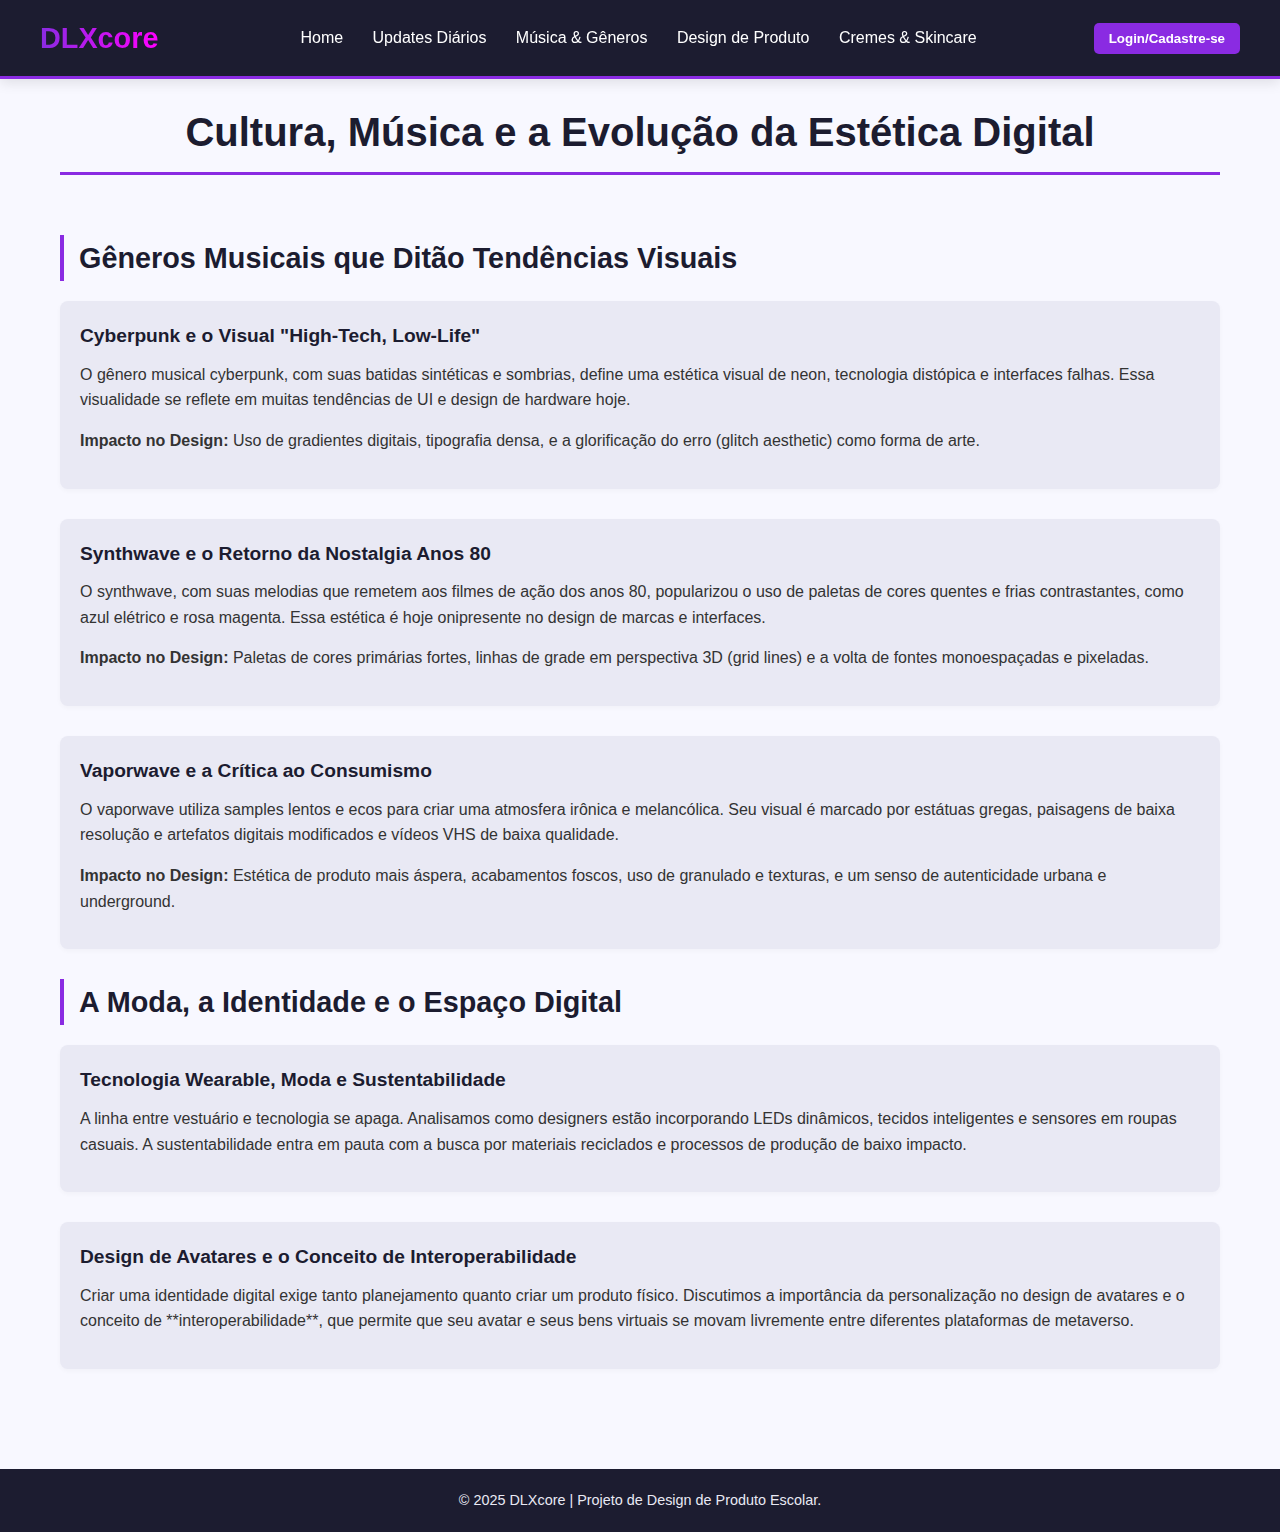
<file: cultura.html>
<!DOCTYPE html>
<html lang="pt-BR">
<head>
    <meta charset="UTF-8">
    <meta name="viewport" content="width=device-width, initial-scale=1.0">
    <title>Cultura e Gêneros - DLXcore</title>
    <link rel="stylesheet" href="style.css">
</head>
<body>

    <header>
        <div class="logo"><h1>DLXcore</h1></div>
        <nav>
            <a href="index.html">Home</a>
            <a href="news.html">Updates Diários</a>
            <a href="cultura.html">Música & Gêneros</a>
            <a href="design.html">Design de Produto</a>
            <a href="cremes.html">Cremes & Skincare</a> 
            <a href="profile.html" id="nav-profile-link" style="display: none;">Meu Perfil</a>
        </nav>
        <div class="user-profile">
            <span id="username-display" style="display: none;"></span>
            <button class="login-btn" id="login-button">Login/Cadastre-se</button>
        </div>
    </header>

    <main>
        <h2>Cultura, Música e a Evolução da Estética Digital</h2>

        <section class="cultura-trends">
            <h3>Gêneros Musicais que Ditão Tendências Visuais</h3>
            
            <div class="cultura-info">
                <h4>Cyberpunk e o Visual "High-Tech, Low-Life"</h4>
                <p>O gênero musical cyberpunk, com suas batidas sintéticas e sombrias, define uma estética visual de neon, tecnologia distópica e interfaces falhas. Essa visualidade se reflete em muitas tendências de UI e design de hardware hoje.</p>
                <p><strong>Impacto no Design:</strong> Uso de gradientes digitais, tipografia densa, e a glorificação do erro (glitch aesthetic) como forma de arte.</p>
            </div>
            
            <div class="cultura-info">
                <h4>Synthwave e o Retorno da Nostalgia Anos 80</h4>
                <p>O synthwave, com suas melodias que remetem aos filmes de ação dos anos 80, popularizou o uso de paletas de cores quentes e frias contrastantes, como azul elétrico e rosa magenta. Essa estética é hoje onipresente no design de marcas e interfaces.</p>
                <p><strong>Impacto no Design:</strong> Paletas de cores primárias fortes, linhas de grade em perspectiva 3D (grid lines) e a volta de fontes monoespaçadas e pixeladas.</p>
            </div>

            <div class="cultura-info">
                <h4>Vaporwave e a Crítica ao Consumismo</h4>
                <p>O vaporwave utiliza samples lentos e ecos para criar uma atmosfera irônica e melancólica. Seu visual é marcado por estátuas gregas, paisagens de baixa resolução e artefatos digitais modificados e vídeos VHS de baixa qualidade.</p>
                <p><strong>Impacto no Design:</strong> Estética de produto mais áspera, acabamentos foscos, uso de granulado e texturas, e um senso de autenticidade urbana e underground.</p>
            </div>
        </section>

        <section class="cultura-trends">
            <h3>A Moda, a Identidade e o Espaço Digital</h3>
            
            <div class="cultura-info">
                <h4>Tecnologia Wearable, Moda e Sustentabilidade</h4>
                <p>A linha entre vestuário e tecnologia se apaga. Analisamos como designers estão incorporando LEDs dinâmicos, tecidos inteligentes e sensores em roupas casuais. A sustentabilidade entra em pauta com a busca por materiais reciclados e processos de produção de baixo impacto.</p>
            </div>
            
            <div class="cultura-info">
                <h4>Design de Avatares e o Conceito de Interoperabilidade</h4>
                <p>Criar uma identidade digital exige tanto planejamento quanto criar um produto físico. Discutimos a importância da personalização no design de avatares e o conceito de **interoperabilidade**, que permite que seu avatar e seus bens virtuais se movam livremente entre diferentes plataformas de metaverso.</p>
            </div>
        </section>

    </main>

    <footer>
        &copy; 2025 DLXcore | Projeto de Design de Produto Escolar.
    </footer>
    <script src="script.js"></script>
</body>
</html>
</file>
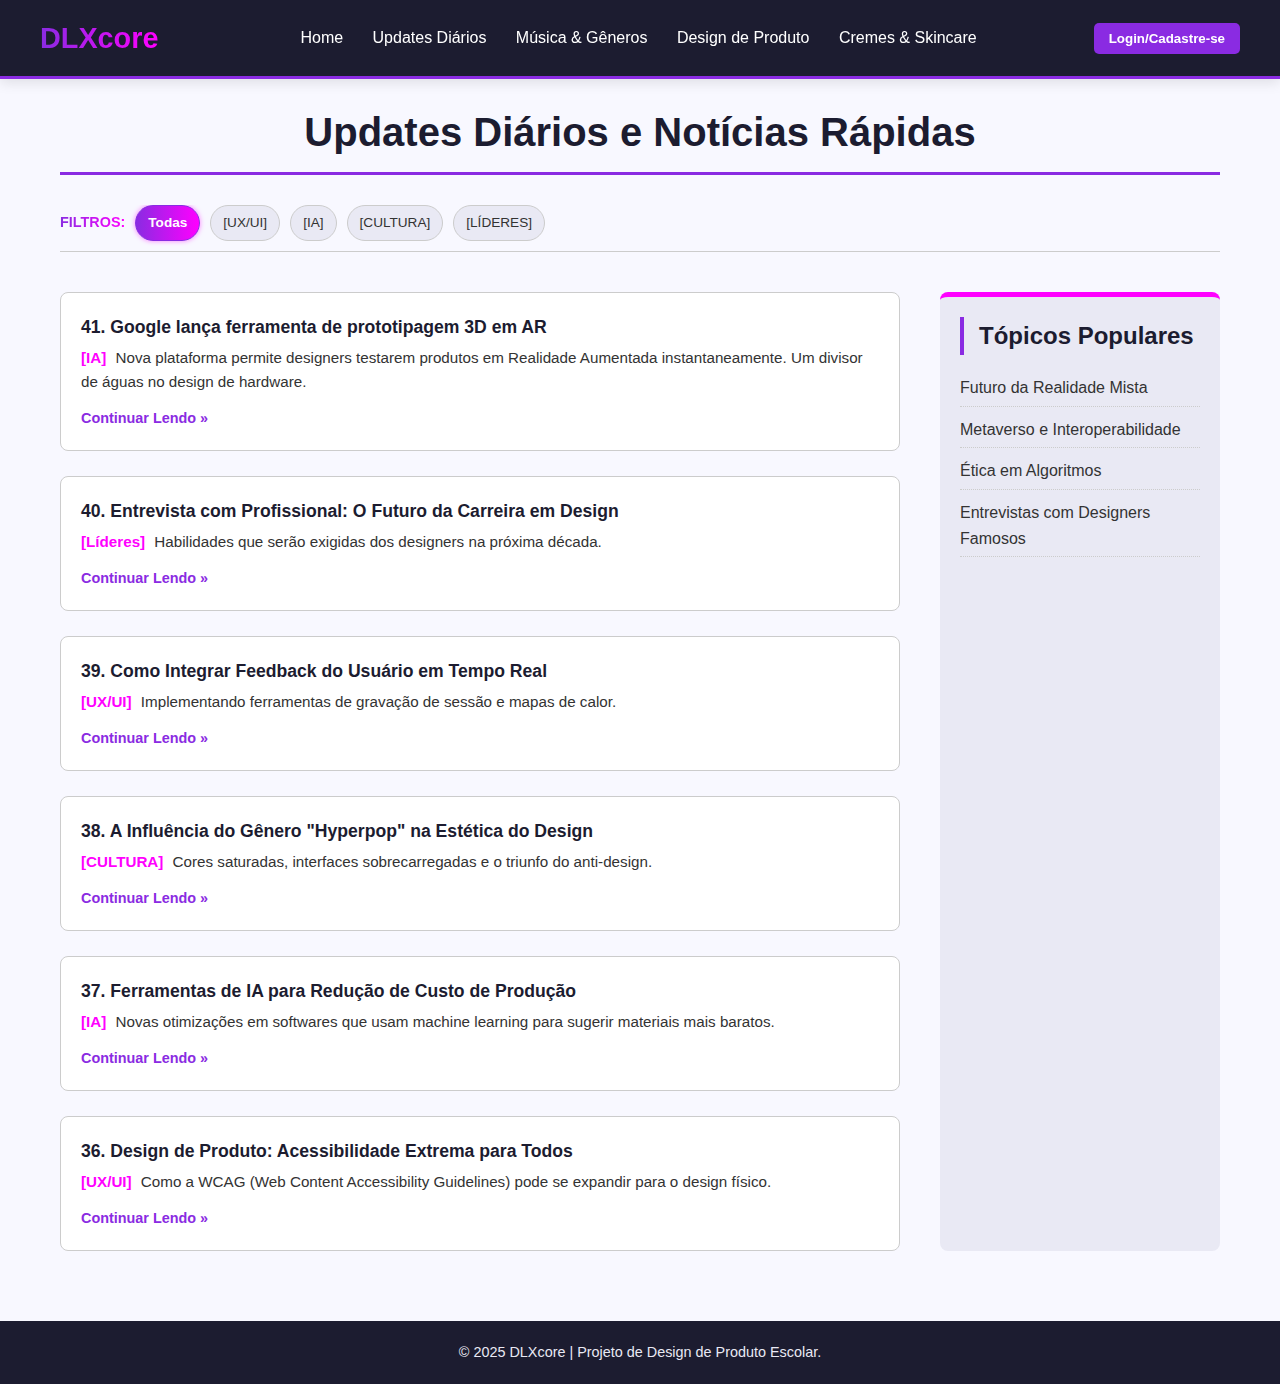
<file: news.html>
<!DOCTYPE html>
<html lang="pt-BR">
<head>
    <meta charset="UTF-8">
    <meta name="viewport" content="width=device-width, initial-scale=1.0">
    <title>Updates Diários - DLXcore</title>
    <link rel="stylesheet" href="style.css">
</head>
<body>

    <header>
        <div class="logo"><h1>DLXcore</h1></div>
        <nav>
            <a href="index.html">Home</a>
            <a href="news.html">Updates Diários</a>
            <a href="cultura.html">Música & Gêneros</a>
            <a href="design.html">Design de Produto</a>
            <a href="cremes.html">Cremes & Skincare</a> 
            <a href="profile.html" id="nav-profile-link" style="display: none;">Meu Perfil</a>
        </nav>
        <div class="user-profile">
            <span id="username-display" style="display: none;"></span>
            <button class="login-btn" id="login-button">Login/Cadastre-se</button>
        </div>
    </header>

    <main>
        <h2>Updates Diários e Notícias Rápidas</h2>

        <div class="filter-bar-container">
            <span class="filter-label">Filtros:</span>
            <div class="filter-tag active">Todas</div>
            <div class="filter-tag">[UX/UI]</div>
            <div class="filter-tag">[IA]</div>
            <div class="filter-tag">[CULTURA]</div>
            <div class="filter-tag">[LÍDERES]</div>
        </div>

        <div class="news-feed-container">
            <section class="news-feed">
                
                <div class="daily-update-card">
                    <h4>41. Google lança ferramenta de prototipagem 3D em AR</h4>
                    <p><span>[IA]</span> Nova plataforma permite designers testarem produtos em Realidade Aumentada instantaneamente. Um divisor de águas no design de hardware.</p>
                    <a href="design.html" class="news-link">Continuar Lendo »</a>
                </div>
                
                <div class="daily-update-card">
                    <h4>40. Entrevista com Profissional: O Futuro da Carreira em Design</h4>
                    <p><span>[Líderes]</span> Habilidades que serão exigidas dos designers na próxima década.</p>
                    <a href="design.html" class="news-link">Continuar Lendo »</a>
                </div>
                
                <div class="daily-update-card">
                    <h4>39. Como Integrar Feedback do Usuário em Tempo Real</h4>
                    <p><span>[UX/UI]</span> Implementando ferramentas de gravação de sessão e mapas de calor.</p>
                    <a href="design.html" class="news-link">Continuar Lendo »</a>
                </div>

                <div class="daily-update-card">
                    <h4>38. A Influência do Gênero "Hyperpop" na Estética do Design</h4>
                    <p><span>[CULTURA]</span> Cores saturadas, interfaces sobrecarregadas e o triunfo do anti-design.</p>
                    <a href="cultura.html" class="news-link">Continuar Lendo »</a>
                </div>
                
                <div class="daily-update-card">
                    <h4>37. Ferramentas de IA para Redução de Custo de Produção</h4>
                    <p><span>[IA]</span> Novas otimizações em softwares que usam machine learning para sugerir materiais mais baratos.</p>
                    <a href="design.html" class="news-link">Continuar Lendo »</a>
                </div>

                <div class="daily-update-card">
                    <h4>36. Design de Produto: Acessibilidade Extrema para Todos</h4>
                    <p><span>[UX/UI]</span> Como a WCAG (Web Content Accessibility Guidelines) pode se expandir para o design físico.</p>
                    <a href="design.html" class="news-link">Continuar Lendo »</a>
                </div>
                
            </section>
            
            <aside class="sidebar">
                <h3>Tópicos Populares</h3>
                <ul>
                    <li><a href="design.html">Futuro da Realidade Mista</a></li>
                    <li><a href="design.html">Metaverso e Interoperabilidade</a></li>
                    <li><a href="design.html">Ética em Algoritmos</a></li>
                    <li><a href="design.html">Entrevistas com Designers Famosos</a></li>
                </ul>
            </aside>
        </div>
    </main>

    <footer>
        &copy; 2025 DLXcore | Projeto de Design de Produto Escolar.
    </footer>
    <script src="script.js"></script>
</body>
</html>
</file>
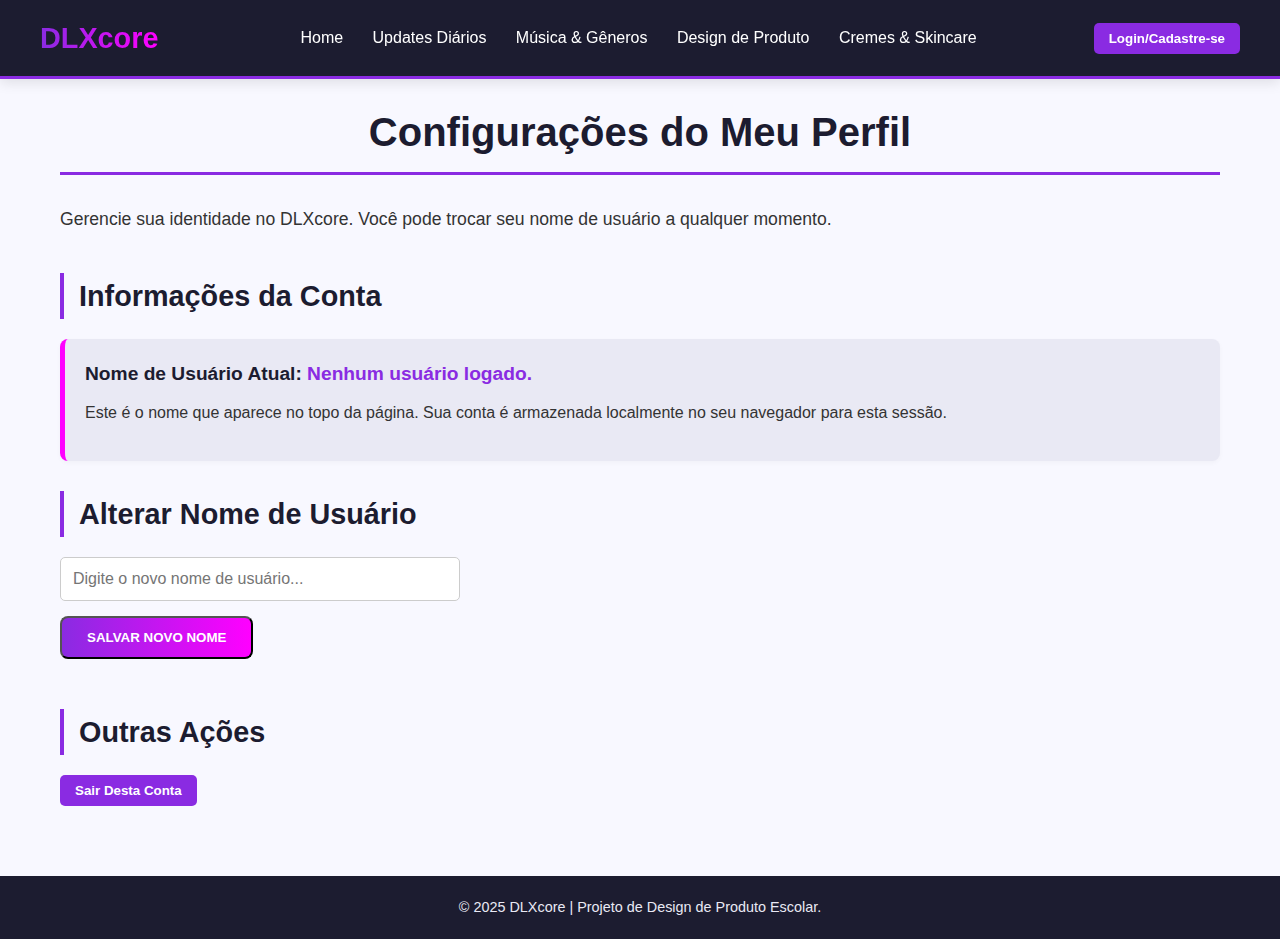
<file: profile.html>
<!DOCTYPE html>
<html lang="pt-BR">
<head>
    <meta charset="UTF-8">
    <meta name="viewport" content="width=device-width, initial-scale=1.0">
    <title>Meu Perfil - DLXcore</title>
    <link rel="stylesheet" href="style.css"> 
</head>
<body>

    <header>
        <div class="logo"><h1>DLXcore</h1></div>
        <nav>
            <a href="index.html">Home</a>
            <a href="news.html">Updates Diários</a>
            <a href="cultura.html">Música & Gêneros</a>
            <a href="design.html">Design de Produto</a>
            <a href="cremes.html">Cremes & Skincare</a> 
            <a href="profile.html" id="nav-profile-link" style="display: none;">Meu Perfil</a>
        </nav>
        <div class="user-profile">
            <span id="username-display" style="display: none;"></span>
            <button class="login-btn" id="login-button">Login/Cadastre-se</button>
        </div>
    </header>

    <main>
        <h2>Configurações do Meu Perfil</h2>
        
        <p style="color: var(--cor-texto-claro); font-size: 1.1em; margin-bottom: 40px;">
            Gerencie sua identidade no DLXcore. Você pode trocar seu nome de usuário a qualquer momento.
        </p>

        <section class="profile-info">
            <h3>Informações da Conta</h3>
            <div class="cultura-info" style="border-left: 5px solid var(--cor-secundaria);">
                <h4>Nome de Usuário Atual: <span id="current-username-text" style="color: var(--cor-primaria); font-weight: bold;">(Não Logado)</span></h4>
                <p>Este é o nome que aparece no topo da página. Sua conta é armazenada localmente no seu navegador para esta sessão.</p>
            </div>
        </section>

        <section class="username-change">
            <h3>Alterar Nome de Usuário</h3>
            <div class="username-change-form">
                <input 
                    type="text" 
                    id="new-username-input" 
                    placeholder="Digite o novo nome de usuário..." 
                    style="
                        padding: 12px; 
                        width: 100%; 
                        max-width: 400px; 
                        border: 1px solid var(--cor-bordas); 
                        border-radius: 5px; 
                        margin-right: 15px;
                        background-color: #ffffff;
                        color: var(--cor-texto-escuro);
                        font-size: 1em;
                    "
                >
                <button 
                    class="cta-button" 
                    id="save-username-button"
                    style="margin-top: 15px; display: block;"
                >Salvar Novo Nome</button>
                <p id="feedback-message" style="color: var(--cor-primaria); margin-top: 10px; display: none;">Nome atualizado com sucesso!</p>
            </div>
        </section>
        
        <section class="action-section" style="margin-top: 50px;">
            <h3>Outras Ações</h3>
            <button class="login-btn logged-in" id="profile-logout-button">Sair Desta Conta</button>
        </section>

    </main>

    <footer>
        &copy; 2025 DLXcore | Projeto de Design de Produto Escolar.
    </footer>
    <script src="script.js"></script>
</body>
</html>
</file>
<file: style.css>
/* PALETA DE CORES E RESET (ROXO DEGRADÊ, BRANCO E DETALHES PRETOS) */
:root {
    /* Base Clara e Escura */
    --cor-fundo-claro: #f8f8ff; /* Fundo principal: Branco Off-White */
    --cor-fundo-secundaria: #e9e9f4; /* Seções e Cards: Cinza Azulado Leve */
    --cor-texto-escuro: #1c1c30; /* Texto principal e títulos: Azul Escuro */
    --cor-texto-claro: #333333; /* Texto secundário, parágrafos: Preto/Cinza Escuro */
    --cor-bordas: #cccccc; /* Linhas finas e bordas */

    /* Paleta de Destaque (ROXO/MAGENTA) */
    --cor-primaria: #8a2be2; /* Violeta/Roxo (Links, Foco) */
    --cor-secundaria: #ff00ff; /* Magenta (Hover/Destaque Vívido) */
    
    /* Degradê de Destaque */
    --gradiente-foco: linear-gradient(90deg, #8a2be2 0%, #ff00ff 100%);
    --gradiente-suave: linear-gradient(135deg, rgba(138, 43, 226, 0.1) 0%, rgba(255, 0, 255, 0.1) 100%);
}

/* Reset Básico */
* {
    margin: 0;
    padding: 0;
    box-sizing: border-box;
}

body {
    font-family: -apple-system, BlinkMacSystemFont, 'Segoe UI', Roboto, Helvetica, Arial, sans-serif;
    line-height: 1.6;
    color: var(--cor-texto-claro);
    background-color: var(--cor-fundo-claro);
}

main {
    max-width: 1200px;
    margin: 0 auto;
    padding: 20px;
    padding-top: 100px; /* Espaço para o header fixo */
}

/* --- HEADER / NAVEGAÇÃO --- */
header {
    background-color: var(--cor-texto-escuro);
    color: #ffffff;
    padding: 15px 40px;
    display: flex;
    justify-content: space-between;
    align-items: center;
    position: fixed;
    top: 0;
    left: 0;
    width: 100%;
    z-index: 1000;
    box-shadow: 0 4px 12px rgba(0, 0, 0, 0.1);
    border-bottom: 3px solid var(--cor-primaria);
}

header h1 {
    font-size: 1.8em;
    /* Efeito de texto com degradê */
    background-image: var(--gradiente-foco);
    -webkit-background-clip: text;
    -webkit-text-fill-color: transparent;
}

nav a {
    color: #ffffff;
    text-decoration: none;
    margin-left: 25px;
    padding: 5px 0;
    font-weight: 500;
    transition: color 0.3s, border-bottom 0.3s;
}

nav a:hover {
    color: var(--cor-secundaria);
    border-bottom: 2px solid var(--cor-secundaria);
}

/* Estilo do botão de login/perfil */
.login-btn {
    background-color: var(--cor-primaria);
    color: #ffffff;
    border: none;
    padding: 8px 15px;
    border-radius: 5px;
    cursor: pointer;
    font-weight: bold;
    transition: background-color 0.3s, transform 0.2s;
}

.login-btn:hover {
    background-color: var(--cor-secundaria);
    transform: scale(1.05);
}

#username-display {
    color: var(--cor-secundaria);
    margin-right: 15px;
    font-weight: 600;
}

/* --- SEÇÕES GERAIS / TIPOGRAFIA --- */
h2 {
    font-size: 2.5em;
    color: var(--cor-texto-escuro);
    margin-bottom: 30px;
    text-align: center;
    border-bottom: 3px solid var(--cor-primaria);
    display: inline-block;
    padding-bottom: 8px;
    width: 100%;
}

h3 {
    font-size: 1.8em;
    color: var(--cor-texto-escuro);
    margin-top: 30px;
    margin-bottom: 20px;
    /* Detalhe Vertical com Degradê */
    border-left: 4px solid var(--cor-primaria);
    padding-left: 15px;
}

p {
    margin-bottom: 15px;
}

.cta-button {
    display: inline-block;
    background: var(--gradiente-foco);
    color: #ffffff;
    text-decoration: none;
    padding: 12px 25px;
    border-radius: 8px;
    font-weight: bold;
    text-transform: uppercase;
    transition: opacity 0.3s, transform 0.3s;
    margin-top: 20px;
}

.cta-button:hover {
    opacity: 0.9;
    transform: translateY(-2px);
}

/* --- HOME HERO (index.html) --- */
.hero {
    background: var(--gradiente-suave);
    padding: 60px;
    border-radius: 15px;
    text-align: center;
    margin-bottom: 50px;
    border: 1px solid rgba(138, 43, 226, 0.2);
}

.hero h2 {
    font-size: 3em;
    border: none;
    margin-bottom: 10px;
}

.hero p {
    font-size: 1.2em;
    max-width: 800px;
    margin: 0 auto 20px;
    color: var(--cor-texto-escuro);
}

/* --- SEÇÕES DE CONTEÚDO (Visual e Missão) --- */
.missao-e-visual {
    display: flex;
    gap: 40px;
    margin-bottom: 50px;
    align-items: flex-start;
    flex-wrap: wrap;
}

.missao-container {
    flex: 2;
    min-width: 300px;
}

.visual-destaque {
    flex: 1;
    min-width: 250px;
    text-align: center;
}

.visual-img {
    width: 100%;
    max-width: 400px; 
    height: auto;
    border-radius: 10px;
    box-shadow: 0 10px 20px rgba(0, 0, 0, 0.1);
}

.img-caption {
    font-style: italic;
    font-size: 0.9em;
    color: var(--cor-texto-claro);
    margin-top: 10px;
}

/* --- DESTAQUES (index.html) --- */
.destaques-grid {
    display: grid;
    grid-template-columns: repeat(auto-fit, minmax(280px, 1fr));
    gap: 30px;
}

.destaque-card {
    background-color: #ffffff;
    padding: 25px;
    border-radius: 10px;
    box-shadow: 0 5px 15px rgba(0, 0, 0, 0.05);
    border-left: 5px solid var(--cor-primaria);
    transition: transform 0.3s, box-shadow 0.3s;
}

.destaque-card:hover {
    transform: translateY(-5px);
    box-shadow: 0 8px 20px rgba(138, 43, 226, 0.1);
}

.destaque-card h4 {
    color: var(--cor-texto-escuro);
    font-size: 1.2em;
    margin-bottom: 10px;
    min-height: 50px;
}

.destaque-card a {
    color: var(--cor-primaria);
    text-decoration: none;
    font-weight: bold;
    display: inline-block;
    margin-top: 15px;
}

.tag-label {
    display: block;
    color: var(--cor-secundaria);
    font-size: 0.8em;
    font-weight: bold;
    margin-bottom: 5px;
}

/* --- SECTION GERAL DE CONTEÚDO (news, cultura, design) --- */
.cultura-info {
    padding: 20px;
    border-radius: 8px;
    background-color: var(--cor-fundo-secundaria);
    margin-bottom: 30px;
    box-shadow: 0 2px 5px rgba(0, 0, 0, 0.03);
}

.cultura-info h4 {
    color: var(--cor-texto-escuro);
    font-size: 1.2em;
    margin-top: 0;
    margin-bottom: 10px;
    border: none;
    padding: 0;
}

/* --- LAYOUT DE GRID PARA design.html e cremes.html --- */
.design-grid {
    display: grid;
    grid-template-columns: repeat(auto-fit, minmax(250px, 1fr));
    gap: 30px;
    margin-top: 30px;
    margin-bottom: 50px;
}

.design-card {
    background-color: #ffffff;
    padding: 25px;
    border-radius: 10px;
    box-shadow: 0 5px 15px rgba(0, 0, 0, 0.05);
    border-bottom: 4px solid var(--cor-secundaria);
    transition: transform 0.3s, box-shadow 0.3s;
}

.design-card:hover {
    transform: translateY(-3px);
    box-shadow: 0 8px 25px rgba(255, 0, 255, 0.1);
}

.design-card h4 {
    color: var(--cor-primaria);
    font-size: 1.1em;
    margin-bottom: 10px;
}


/* --- SEÇÃO DE NEWS E SIDEBAR (news.html) --- */
.news-feed-container {
    display: grid;
    grid-template-columns: 3fr 1fr; 
    gap: 40px;
    margin-top: 30px;
}

.news-feed {
    display: flex;
    flex-direction: column;
    gap: 25px;
}

.daily-update-card {
    background-color: #ffffff;
    padding: 20px;
    border-radius: 8px;
    border: 1px solid var(--cor-bordas);
    transition: box-shadow 0.3s;
}

.daily-update-card:hover {
    box-shadow: 0 4px 15px rgba(138, 43, 226, 0.1);
}

.daily-update-card h4 {
    color: var(--cor-texto-escuro);
    font-size: 1.1em;
    margin-bottom: 5px;
}

.daily-update-card p {
    font-size: 0.95em;
    color: var(--cor-texto-claro);
    margin-bottom: 10px;
}

.daily-update-card span {
    color: var(--cor-secundaria);
    font-weight: bold;
    margin-right: 5px;
}

.news-link {
    color: var(--cor-primaria);
    text-decoration: none;
    font-weight: bold;
    font-size: 0.9em;
}

.sidebar {
    background-color: var(--cor-fundo-secundaria);
    padding: 20px;
    border-radius: 8px;
    border-top: 5px solid var(--cor-secundaria);
}

.sidebar h3 {
    margin-top: 0;
    font-size: 1.5em;
    color: var(--cor-texto-escuro);
}

.sidebar ul {
    list-style: none;
    padding: 0;
}

.sidebar li {
    margin-bottom: 10px;
    border-bottom: 1px dotted var(--cor-bordas);
    padding-bottom: 5px;
}

.sidebar a {
    color: var(--cor-texto-claro);
    text-decoration: none;
    transition: color 0.2s;
}

.sidebar a:hover {
    color: var(--cor-primaria);
}

.filter-bar-container {
    display: flex;
    gap: 10px;
    margin-bottom: 40px;
    align-items: center;
    overflow-x: auto;
    padding-bottom: 10px;
    border-bottom: 1px solid var(--cor-bordas);
}

.filter-label {
    flex-shrink: 0; 
    font-weight: bold;
    font-size: 0.9em;
    text-transform: uppercase;
    background-image: var(--gradiente-foco);
    -webkit-background-clip: text;
    -webkit-text-fill-color: transparent;
}

.filter-tag {
    flex-shrink: 0; 
    background-color: var(--cor-fundo-secundaria);
    color: var(--cor-texto-claro);
    padding: 6px 12px;
    border-radius: 20px;
    font-size: 0.85em;
    cursor: pointer;
    transition: background-color 0.2s, color 0.2s, box-shadow 0.2s;
    border: 1px solid var(--cor-bordas);
}

.filter-tag:hover {
    background-color: var(--cor-bordas);
}

.filter-tag.active {
    background: var(--gradiente-foco);
    color: #ffffff;
    border-color: var(--cor-primaria);
    font-weight: bold;
    box-shadow: 0 0 5px rgba(255, 0, 255, 0.5);
}

/* --- ESTILOS DA IMAGEM SKALA NA HOME (index.html) --- */
.skala-final-banner {
    display: flex;
    align-items: center;
    gap: 40px; 
    margin-top: 80px;
    margin-bottom: 60px;
    padding: 40px;
    background: var(--cor-fundo-secundaria);
    border-radius: 15px;
    border: 1px solid rgba(255, 0, 255, 0.2);
    box-shadow: 0 10px 30px rgba(138, 43, 226, 0.15);
    flex-wrap: wrap; 
}

.skala-text-content {
    flex: 2;
    min-width: 300px;
}

.skala-image-container {
    flex: 1; 
    text-align: center;
    min-width: 250px; 
}

.skala-home-img-final {
    width: 100%;
    max-width: 300px; 
    height: auto;
    border-radius: 8px; 
    box-shadow: 0 8px 20px rgba(0, 0, 0, 0.15);
    transition: transform 0.4s ease-in-out; 
}

.skala-home-img-final:hover {
    transform: scale(1.03);
}

/* --- ESTILOS DA GALERIA SKALA (cremes.html) --- */
.skincare-gallery {
    margin-bottom: 60px;
}

.gallery-grid {
    display: grid;
    /* 4 colunas em telas grandes */
    grid-template-columns: repeat(4, 1fr); 
    gap: 20px;
    margin-top: 20px;
}

.gallery-img {
    width: 100%;
    height: auto;
    max-height: 250px; /* Limita a altura para uniformidade */
    object-fit: contain; /* Garante que a imagem inteira apareça */
    border-radius: 8px;
    padding: 10px;
    background-color: #ffffff;
    box-shadow: 0 4px 10px rgba(0, 0, 0, 0.05);
    transition: transform 0.3s;
}

.gallery-img:hover {
    transform: scale(1.05);
}

/* --- FOOTER --- */
footer {
    text-align: center;
    padding: 20px;
    background-color: var(--cor-texto-escuro);
    color: var(--cor-fundo-secundaria);
    font-size: 0.9em;
    margin-top: 50px;
}

/* --- RESPONSIVIDADE FINAL GERAL --- */
@media (max-width: 900px) {
    .news-feed-container {
        grid-template-columns: 1fr;
        gap: 20px;
    }
    
    header {
        flex-direction: column;
        padding: 15px 20px;
        text-align: center;
    }

    nav {
        margin-top: 15px;
        margin-bottom: 10px;
    }

    nav a {
        margin: 0 10px;
    }
    
    .missao-e-visual {
        flex-direction: column;
    }

    .skala-final-banner {
        flex-direction: column;
    }

    .gallery-grid {
        /* 2 colunas em telas médias */
        grid-template-columns: repeat(2, 1fr); 
    }
}

@media (max-width: 600px) {
    main {
        padding: 15px;
        padding-top: 150px; /* Ajuste para header menor */
    }

    h2 {
        font-size: 2em;
    }

    h3 {
        font-size: 1.5em;
    }

    .hero {
        padding: 40px 20px;
    }

    .hero h2 {
        font-size: 2.5em;
    }
    
    .destaques-grid {
        grid-template-columns: 1fr;
    }
    
    .design-grid {
        grid-template-columns: 1fr;
    }

    .gallery-grid {
        /* 1 coluna em telas pequenas */
        grid-template-columns: 1fr; 
    }
}
</file>
